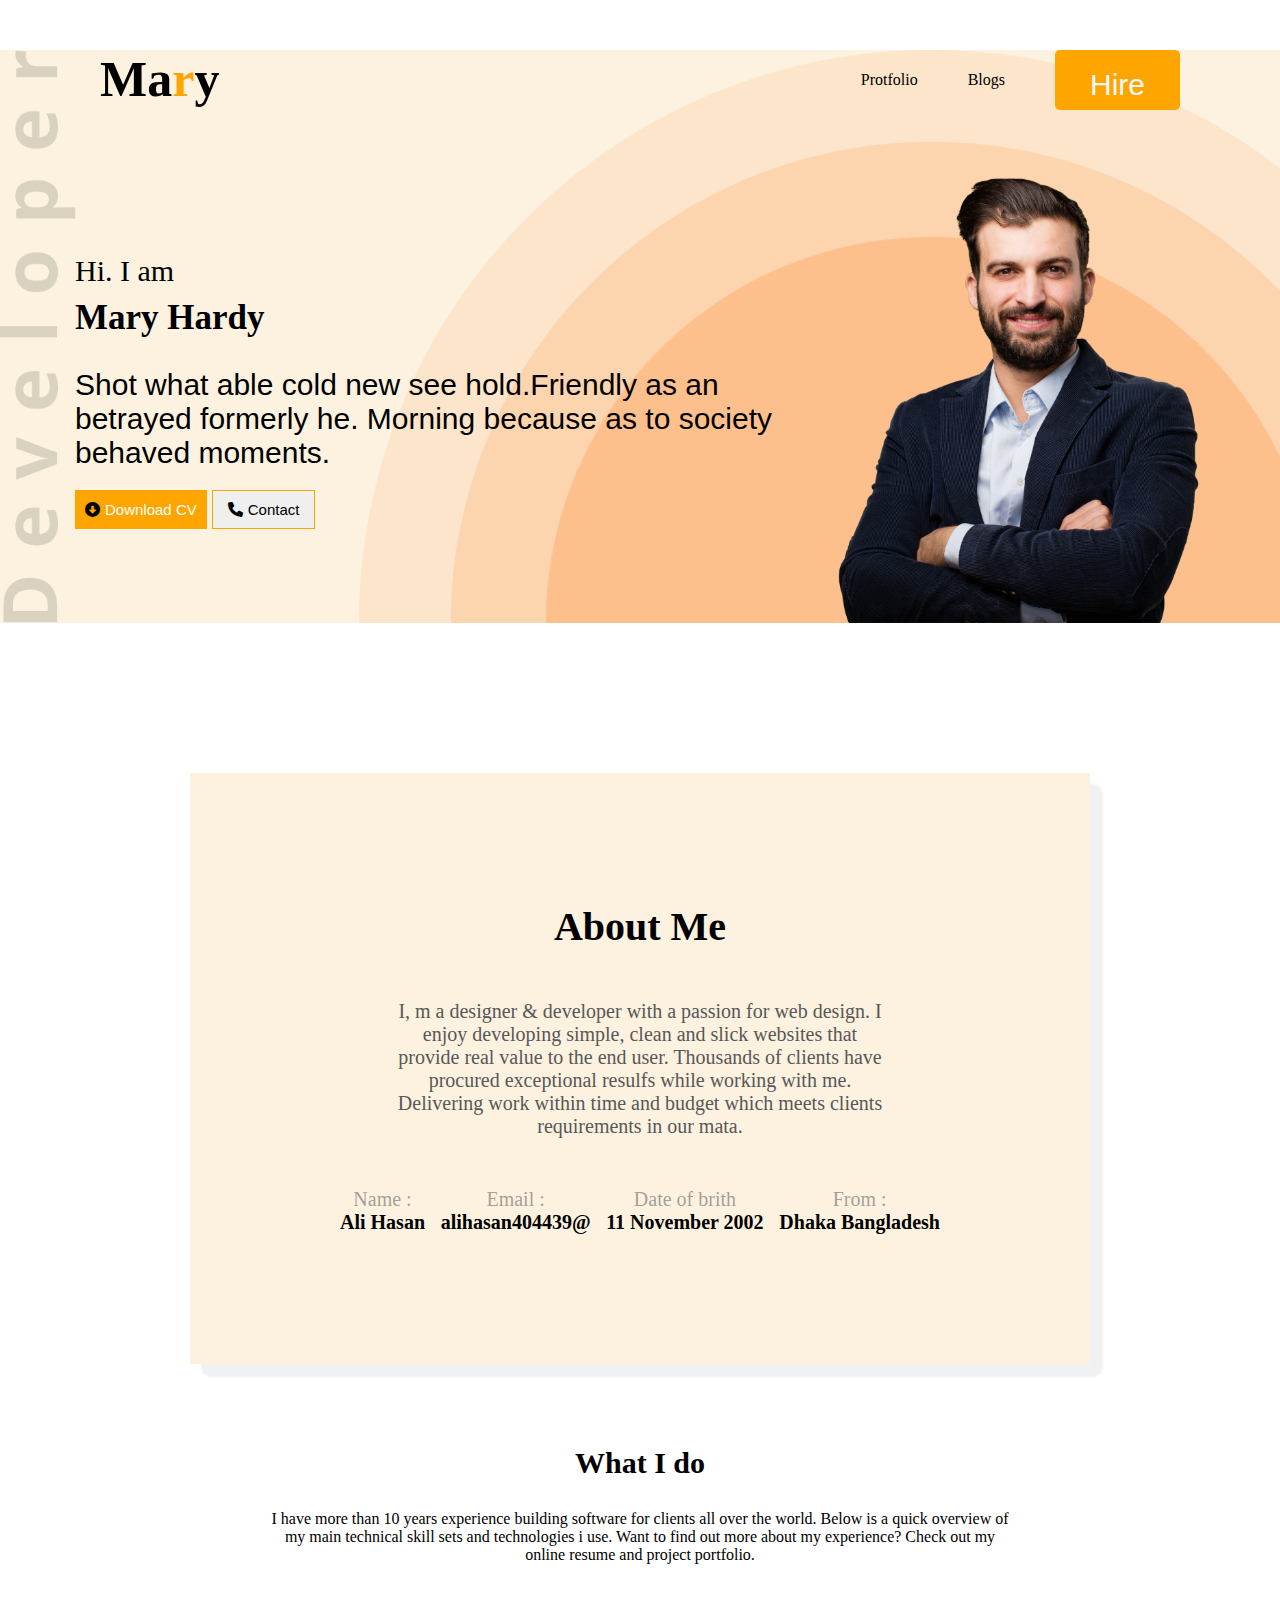
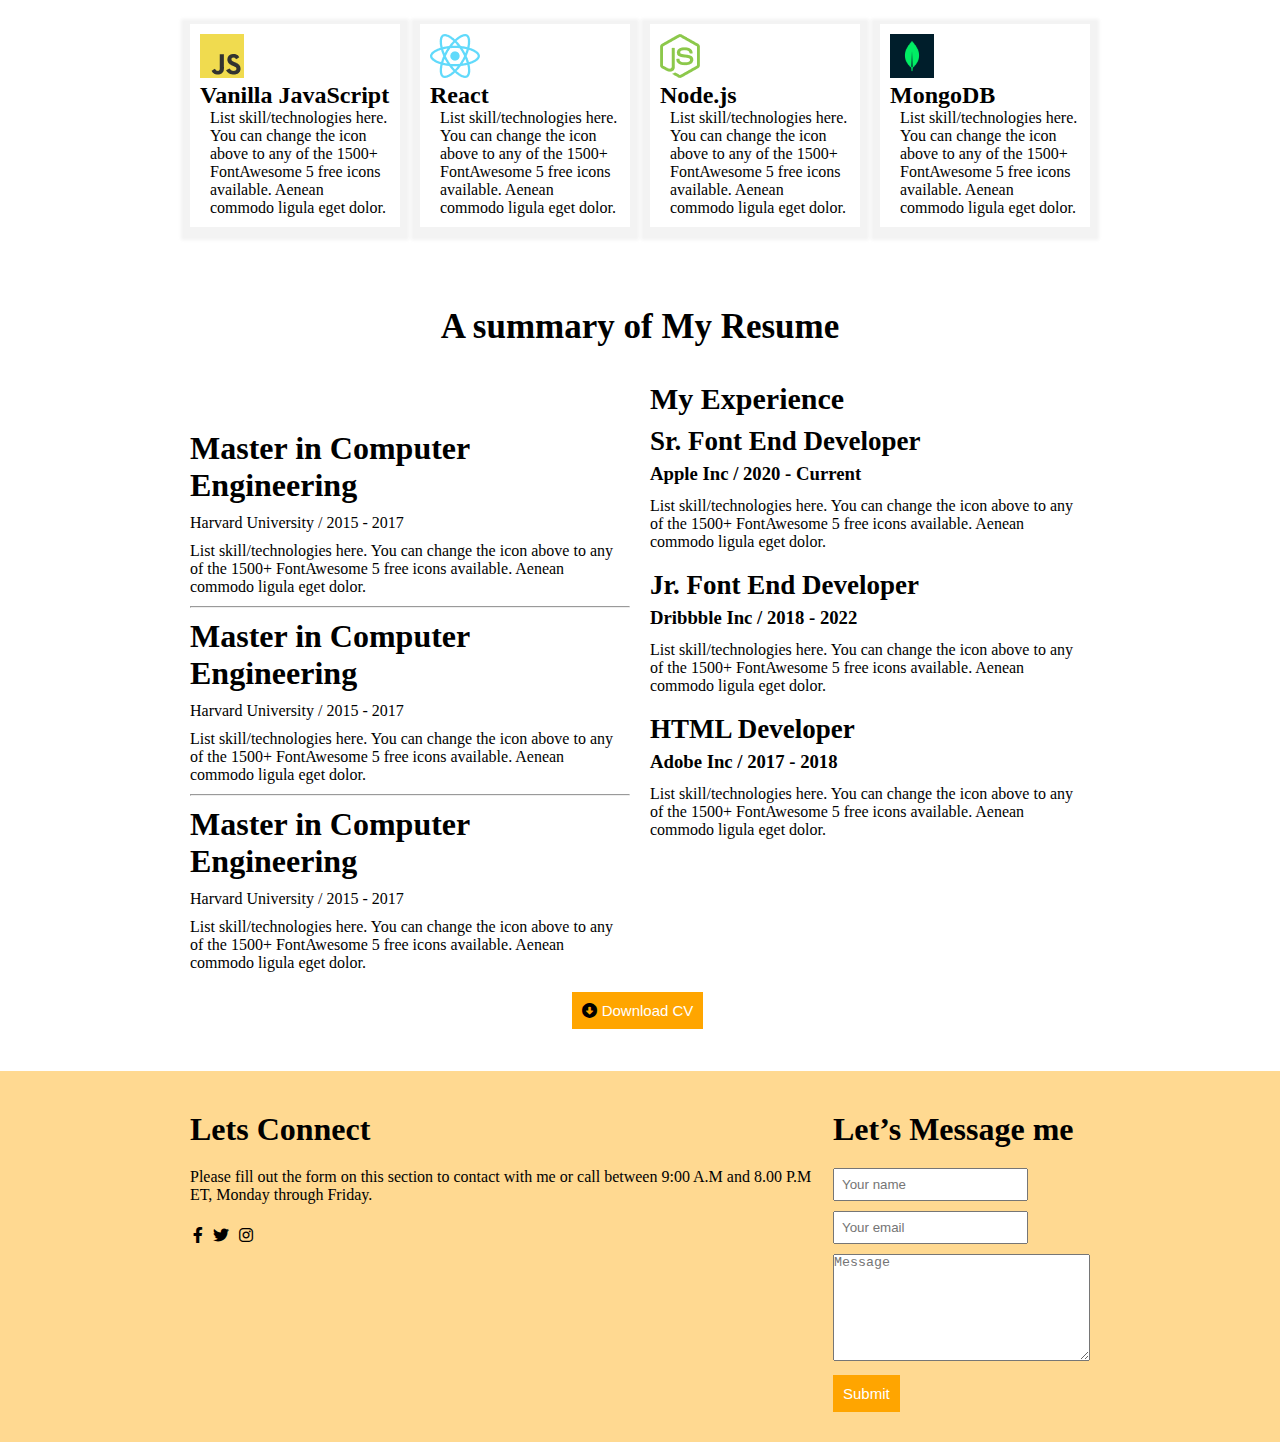
<file: index.html>
<!DOCTYPE html>
<html lang="en">
<head>
    <meta charset="UTF-8">
    <meta http-equiv="X-UA-Compatible" content="IE=edge">
    <meta name="viewport" content="width=device-width, initial-scale=1.0">
    <title>Beveloer Program</title>
    <link rel="icon" href="./images/hardy.png">
    <link rel="stylesheet" href="style.css">
    <link rel="stylesheet" href="css file/all.min.css">
    <link rel="stylesheet" href="css file/fontawesome.min.css">
</head>
<body>
    <header class="header">
        <nav>
            <h1 class="nav-title">Ma<span class="primari-color">r</span>y</h1>
            <ul>
                <li>Protfolio</li>
                <li>Blogs</li>
                <li><button class="btn">Hire</button></li>
            </ul>
        </nav>
        <!-- header banner -->
        <div class="banner ">
            <div>
                <h3 class="banner-title">Hi. I am</h3>
                <h1 class="banner-item">Mary Hardy</h1>
                <p class="banner-p-tag">
                    Shot what able cold new see hold.Friendly as an betrayed formerly he. Morning because as to society behaved moments.
                </p>
                <div class="btn-bon">
                    <button class="btn-download"><i class="fa-sharp fa-solid fa-circle-down" id="icon"></i>Download CV</button>
                    <button class="contact"><i class="fa-solid fa-phone" id="phone"></i>Contact</button>
                </div>
            </div>
            <img src="./images/hardy.png" alt="">
        </div>
    </header>
    <main>
        <section class="section">
            <div class="section-about">
                <h1 class="sectuin-me">About Me</h1>
                <p class="section-discript">
                    I, m a designer & developer with a passion for web design. I enjoy developing simple, clean and slick websites that provide real value to the end user. Thousands of clients have procured exceptional resulfs while working with me. Delivering work within time and budget which meets clients requirements in our mata.

                </p>
                <div class="contack">
                    <div class="name">
                        <h2>Name :</h2>
                        <h1>Ali Hasan</h1>
                    </div>
                    <div class="name">
                        <h2>Email :</h2>
                        <h1>alihasan404439@</h1>
                    </div>
                    <div class="name">
                        <h2>Date of brith</h2>
                        <h1>11 November 2002</h1>
                    </div>
                    <div class="name">
                        <h2>From :</h2>
                        <h1>Dhaka Bangladesh</h1>
                    </div>
                </div>
            </div>
        </section>
    </main>
    <section>
        <div class="expricencs">
            <div class="expricncs-ber">
                <h1>What I do</h1>
                <p>
                    I have more than 10 years experience building software for clients all over the world. Below is a quick overview of my main technical skill sets and technologies i use. Want to find out more about my experience? Check out my online resume and project portfolio.

                </p>
            </div>
            <div class="expricencs-manu">
                <div class="expricencs-java">
                    <img src="./images/icons/js.png" alt="java script.png">
                    <h2>Vanilla JavaScript</h2>
                    <p>
                        List skill/technologies here. You can change the icon above to any of the 1500+ FontAwesome 5 free icons available. Aenean commodo ligula eget dolor.
                    </p>
                </div>
                <div class="expricencs-java">
                    <img src="./images/icons/react.png" alt="React.png">
                    <h2>React</h2>
                    <p>
                        List skill/technologies here. You can change the icon above to any of the 1500+ FontAwesome 5 free icons available. Aenean commodo ligula eget dolor.
                    </p>
                </div>
                <div class="expricencs-java">
                    <img src="./images/icons/nodejs.png" alt="Node js.png">
                    <h2>Node.js</h2>
                    <p>
                        List skill/technologies here. You can change the icon above to any of the 1500+ FontAwesome 5 free icons available. Aenean commodo ligula eget dolor.
                    </p>
                </div>
                <div class="expricencs-java">
                    <img src="images/icons/mongo.png" alt="Mongo.png">
                    <h2>MongoDB</h2>
                    <p>
                        List skill/technologies here. You can change the icon above to any of the 1500+ FontAwesome 5 free icons available. Aenean commodo ligula eget dolor.
                    </p>
                </div>
            </div>
            <!-- sextion resume -->
            <div class="resume">
                <h2 class="resume-h2">A summary of My Resume</h2>
                <div class="resume-education">
                    <div class="education">
                        <div class="education-master">
                            <div class="master">
                                <h1>Master in Computer Engineering</h1>
                                <p>Harvard University / 2015 - 2017</p>
                                <p>
                                    List skill/technologies here. You can change the icon above 
                                    to any of the 1500+ FontAwesome 5 free icons available. Aenean commodo ligula eget dolor.
                                </p>
                            </div>
                            <hr>
                            <div class="master">
                                <h1>Master in Computer Engineering</h1>
                                <p>Harvard University / 2015 - 2017</p>
                                <p>
                                    List skill/technologies here. You can change the icon above 
                                    to any of the 1500+ FontAwesome 5 free icons available. Aenean commodo ligula eget dolor.
                                </p>
                            </div>
                            <hr>
                            <div class="master">
                                <h1>Master in Computer Engineering</h1>
                                <p>Harvard University / 2015 - 2017</p>
                                <p>
                                    List skill/technologies here. You can change the icon above 
                                    to any of the 1500+ FontAwesome 5 free icons available. Aenean commodo ligula eget dolor.
                                </p>
                            </div>
                        </div>
                    </div>
                    <div class="skill">
                        <h1>My Experience</h1>
                        <div class="skill-experience">
                            <h2>Sr. Font End Developer</h2>
                            <h3>Apple Inc / 2020 - Current</h3>
                            <p>
                                List skill/technologies here. You can change the icon above 
                                to any of the 1500+ FontAwesome 5 free icons available. Aenean commodo ligula eget dolor.
                            </p>
                        </div>
                        <div class="skill-experience">
                            <h2>Jr. Font End Developer</h2>
                            <h3>Dribbble Inc / 2018 - 2022</h3>
                            <p>
                                List skill/technologies here. You can change the icon above 
                                to any of the 1500+ FontAwesome 5 free icons available. Aenean commodo ligula eget dolor.
                            </p>
                        </div>
                        <div class="skill-experience">
                            <h2>HTML Developer</h2>
                            <h3>Adobe Inc / 2017 - 2018</h3>
                            <p>
                                List skill/technologies here. You can change the icon above 
                                to any of the 1500+ FontAwesome 5 free icons available. Aenean commodo ligula eget dolor.
                            </p>
                        </div>
                    </div>
                </div>
                <div class="skill-btn">
                    <button class="btn-download"><i class="fa-sharp fa-solid fa-circle-down" id="icon"></i>Download CV</button>
                </div>
            </div>
        </div>
    </section>
    <footer>
        <div class="footer">
            <div class="footer-secetion">
                <div class="footer-connect">
                    <h1>Lets Connect</h1>
                    <p>
                        Please fill out the form on this section to contact with me or call between 9:00 A.M and 8.00 P.M ET, Monday through Friday.
                    </p>
                    <i class="fa-brands fa-facebook-f"></i>
                    <i class="fa-brands fa-twitter"></i>
                    <i class="fa-brands fa-instagram"></i>
                </div>
                <div class="footer-messager">
                    <h1>Let’s Message me</h1>
                    <input type="text" placeholder="Your name">
                    <input type="email" placeholder="Your email">
                    <textarea name="" id="" cols="30" rows="7" placeholder="Message"></textarea>
                    <button class="btn-download">Submit</button>
                </div>
            </div>
        </div>
    </footer>
</body>
</html>
</file>
<file: style.css>
*{
    margin: 0;
    padding: 0;
    outline: 0;
}
.primari-color{
    color: orange;
}
.btn{
    height: 60px;
    border-radius: 5px;
    background: orange;
    color: aliceblue;
    font-weight: 500;
    font-size: 30px;
    border: 0;
    padding: 18px 35px;

}
nav{
    display: flex;
    justify-content: space-between;
    margin: 50px  100px;
}
.nav-title{
    font-weight: 700;
    font-size: 50px;
}
nav ul{
    display: flex;
    align-items: center;


}
nav li{
    list-style: none;
    margin-left: 50px;
}
.header{
    background: rgb(252, 242, 223);
    background-image: url(./images/header_bg.png),url(./images/developer.png);
    background-repeat: no-repeat;
    background-position: bottom right, left;
    background-size: contain;
}
/* banner */
.banner{
    display: flex;
    align-items: center;
    margin: 0 75px;
}
.banner-title{
    font-size: 30px;
    font-weight: 500;
    margin-bottom: 10px;
}
.banner-item{
    font-size: 35px;
    font-weight: 600;
    margin-bottom: 30px;
}
.banner-p-tag{
    font-size: 30px;
    font-family: Impact, Haettenschweiler, 'Arial Narrow Bold', sans-serif;
    margin-bottom: 20px ;
}
.btn-bon{
    display: flex;
}
.btn-download{
    margin-right: 5px;
    background: orange;
    padding: 10px 10px;
    border: 0;
    color: white;
    font-size:15px;
}
#icon{
    color: black;
    padding-right: 5px;
}

.contact{
    padding: 10px 15px;
    border: 1px solid orange;
    color: black;
    font-size: 15px;
}
#phone{
    padding-right: 5px;
}
.banner img{
    width: 400px;
}
/* main */
main{
    max-width: 900px;
    margin:auto;
    box-sizing: border-box;
    border-radius: 10px;
    box-shadow: 12px 12px 2px 1px rgba(187, 187, 190, 0.2);
}
.section{
    background: rgb(252, 242, 223);
    margin-top: 150px;
    padding: 130px 150px;
    text-align: center;
}
.sectuin-me{
    font-size: 40px;
    font-weight: 700;
}
.section-discript{
    font-size: 20px;
    font-weight: 500px;
    color: rgb(88, 88, 88);
    padding: 50px;

}
.contack{
    display: flex;
    justify-content: space-between;

}
.name h2{
    font-size: 20px;
    font-weight: 400;
    color: rgba(105, 105, 105, 0.61);
    text-align: center;

}
.name h1{
    font-size: 20px;
    font-weight: 800;
}
/* expricencs pat */
section {
    margin: 42px 0;
}
.expricencs{
    max-width: 900px;
    margin: auto;
}
.expricncs-ber{
    padding: 20px 30px;
    text-align: center;
}
.expricncs-ber h1{
    margin: 20px 0;
    font-size: 30px;
    font-weight: 700;
}
.expricncs-ber p{
    padding: 10px 50px;
    margin-bottom: 30px;
}
.expricencs-manu{
    display: flex;
    gap: 20px;
    align-items: center;
    justify-content: space-between;
}
.expricencs-java {
    padding: 10px;
    box-sizing: border-box;
    box-shadow: 0px 4px 3px 9px rgba(241, 241, 241, 0.822);
}
.expricencs-java p{
    padding-left: 10px;
}
/* resume section */
.resume {
    margin-top: 80px;
}
.resume-h2{
    text-align: center;
    margin-bottom: 25px;
    font-size: 35px;
    font-weight: 700;
}
.resume-education{
    display: flex;
    gap: 20px;
}
.education-master {
    margin-top: 38px;
    padding-top: 10px;
}
.master{
    margin-top: 10px;
}
.master h1{
    padding-bottom: 10px;
}
.master p {
    margin-bottom: 10px;
}
.skill h1 {
    margin: 10px 0;
    font-weight: 700;
    font-size: 30px;
}
.skill-experience h2 {
    font-size: 27px;
    margin-bottom: 6px;
    font-weight: 600;
}
.skill-experience h3 {
    margin-bottom: 12px;
}
.skill-experience p {
    margin-bottom: 19px;
}
.skill-btn{
    margin-top: 10px;
    text-align: center;
}
/* footer pat */
.footer{
    padding-bottom: 30px;
    background-color: rgba(255, 166, 0, 0.432);
}
.footer-secetion{
    display: flex;
    justify-content:space-evenly;
    max-width: 900px;
    margin: auto;
    gap: 20px;

}
.footer-connect {
    margin-top: 40px;
}
.footer-connect h1 {
    margin-bottom: 20px;
}

.footer-connect p {
    margin-bottom: 20px;
}
.footer-connect i {
    padding: 3px;
}
.footer-messager{
    margin-top: 40px;
}
.footer-messager h1 {
    margin-bottom: 20px;
}
.footer-messager input{
    display: block;
    margin-bottom: 10px;
    padding: 7px;
}
.footer-messager button{
    margin-top: 10px;
}
</file>
